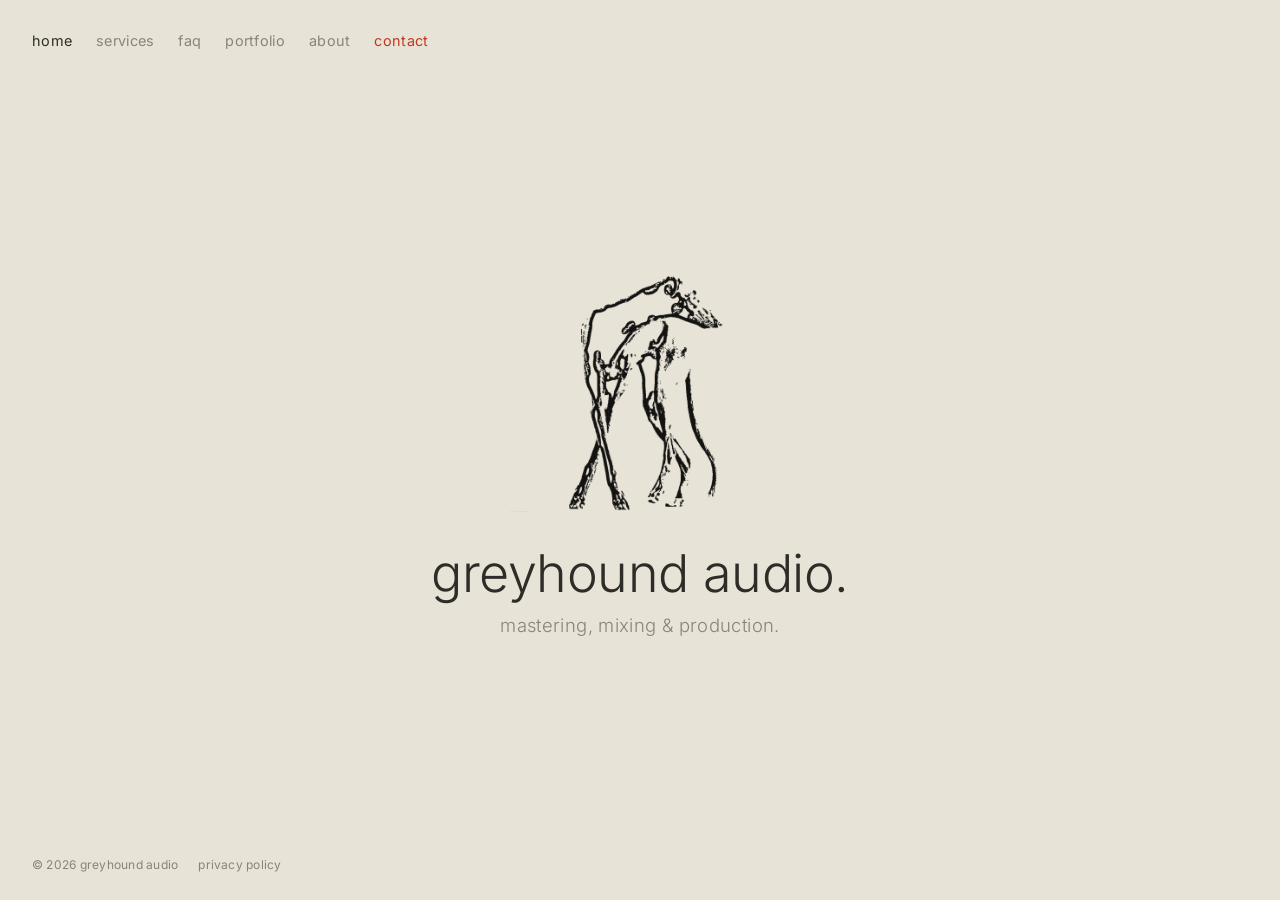
<file: index.html>
<!DOCTYPE html>
<html lang="en">
<head>
<meta charset="UTF-8">
<meta name="viewport" content="width=device-width, initial-scale=1, viewport-fit=cover">
<title>greyhound audio</title>
<meta name="description" content="greyhound audio — mastering, mixing, and production.">
<link rel="canonical" href="https://greyhoundaudio.com/">
<meta property="og:title" content="greyhound audio">
<meta property="og:description" content="mastering, mixing, and production.">
<meta property="og:type" content="website">
<meta property="og:url" content="https://greyhoundaudio.com/">
<meta property="og:image" content="https://greyhoundaudio.com/images/og-image.png">
<meta property="og:image:width" content="1200">
<meta property="og:image:height" content="630">
<meta name="twitter:card" content="summary_large_image">
<script type="application/ld+json">
{
  "@context": "https://schema.org",
  "@type": "ProfessionalService",
  "name": "greyhound audio",
  "url": "https://greyhoundaudio.com/",
  "logo": "https://greyhoundaudio.com/images/greyhound-mark.png",
  "image": "https://greyhoundaudio.com/images/og-image.png",
  "description": "Mastering, mixing, and production services.",
  "email": "connor@greyhoundaudio.com",
  "areaServed": "GB",
  "sameAs": [
    "https://instagram.com/greyhound.audio"
  ]
}
</script>
<link rel="stylesheet" href="style.css">
<link rel="icon" type="image/x-icon" href="/favicon.ico">
<link rel="icon" type="image/png" sizes="32x32" href="/images/favicon-32.png">
<link rel="icon" type="image/png" sizes="48x48" href="/images/favicon-48.png">
<link rel="icon" type="image/png" sizes="192x192" href="/images/favicon-192.png">
<link rel="apple-touch-icon" sizes="180x180" href="/images/apple-touch-icon.png">
</head>
<body class="home">

  <nav class="nav">
    <a href="index.html" class="is-active">home</a>
    <a href="services.html">services</a>
    <a href="faq.html">faq</a>
    <a href="portfolio.html">portfolio</a>
    <a href="about.html">about</a>
    <a href="contact.html" class="contact-link">contact</a>
  </nav>

  <main class="wrap">
    <a href="secret.html" class="logo-link" aria-label="greyhound audio">
      <picture>
        <source srcset="images/greyhound-mark.webp" type="image/webp">
        <img class="logo" src="images/greyhound-mark.png" alt="greyhound audio logo — a line drawing of a greyhound">
      </picture>
    </a>
    <h1 class="mark" data-hoverable>greyhound audio.</h1>
    <p class="status" data-hoverable>mastering, mixing &amp; production.</p>
  </main>

  <footer class="site-footer">
    <span>&copy; 2026 greyhound audio</span>
    <a href="privacy.html">privacy policy</a>
  </footer>

  <!-- custom cursor (desktop / fine-pointer only, see CSS) -->
  <div class="cursor" id="cursor" aria-hidden="true">
    <svg viewBox="0 0 40 40" width="40" height="40">
      <circle cx="20" cy="20" r="9" class="cursor-ring"/>
    </svg>
  </div>

  <script src="script.js"></script>
</body>
</html>
</file>
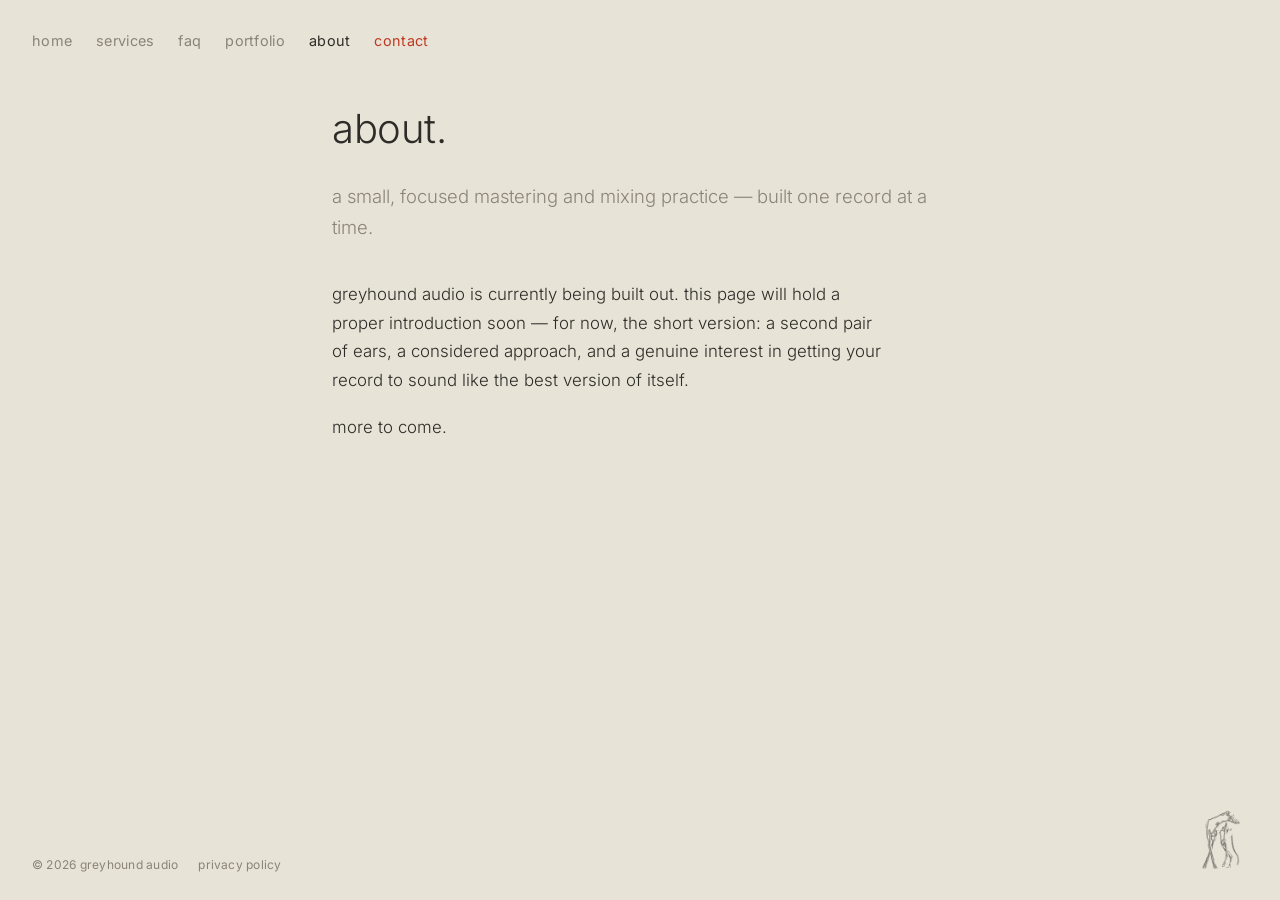
<file: about.html>
<!DOCTYPE html>
<html lang="en">
<head>
<meta charset="UTF-8">
<meta name="viewport" content="width=device-width, initial-scale=1, viewport-fit=cover">
<title>about — greyhound audio</title>
<meta name="description" content="about greyhound audio — a small, focused mastering and mixing practice.">
<link rel="canonical" href="https://greyhoundaudio.com/about.html">
<meta property="og:title" content="about — greyhound audio">
<meta property="og:description" content="a small, focused mastering and mixing practice, built one record at a time.">
<meta property="og:type" content="website">
<meta property="og:url" content="https://greyhoundaudio.com/about.html">
<meta property="og:image" content="https://greyhoundaudio.com/images/og-image.png">
<meta property="og:image:width" content="1200">
<meta property="og:image:height" content="630">
<meta name="twitter:card" content="summary_large_image">
<link rel="stylesheet" href="style.css">
<link rel="icon" type="image/x-icon" href="/favicon.ico">
<link rel="icon" type="image/png" sizes="32x32" href="/images/favicon-32.png">
<link rel="icon" type="image/png" sizes="48x48" href="/images/favicon-48.png">
<link rel="icon" type="image/png" sizes="192x192" href="/images/favicon-192.png">
<link rel="apple-touch-icon" sizes="180x180" href="/images/apple-touch-icon.png">
</head>
<body class="page">

  <nav class="nav">
    <a href="index.html">home</a>
    <a href="services.html">services</a>
    <a href="faq.html">faq</a>
    <a href="portfolio.html">portfolio</a>
    <a href="about.html" class="is-active">about</a>
    <a href="contact.html" class="contact-link">contact</a>
  </nav>

  <main class="page-content">
    <h1 class="page-title">about.</h1>
    <p class="lede">a small, focused mastering and mixing practice — built one record at a time.</p>

    <p>greyhound audio is currently being built out. this page will hold a proper introduction soon — for now, the short version: a second pair of ears, a considered approach, and a genuine interest in getting your record to sound like the best version of itself.</p>

    <p>more to come.</p>
  </main>

  <picture>
    <source srcset="images/greyhound-mark.webp" type="image/webp">
    <img class="corner-logo" src="images/greyhound-mark.png" alt="" loading="lazy">
  </picture>

  <footer class="site-footer">
    <span>&copy; 2026 greyhound audio</span>
    <a href="privacy.html">privacy policy</a>
  </footer>

  <!-- custom cursor (desktop / fine-pointer only, see CSS) -->
  <div class="cursor" id="cursor" aria-hidden="true">
    <svg viewBox="0 0 40 40" width="40" height="40">
      <circle cx="20" cy="20" r="9" class="cursor-ring"/>
    </svg>
  </div>

  <script src="script.js"></script>
</body>
</html>
</file>
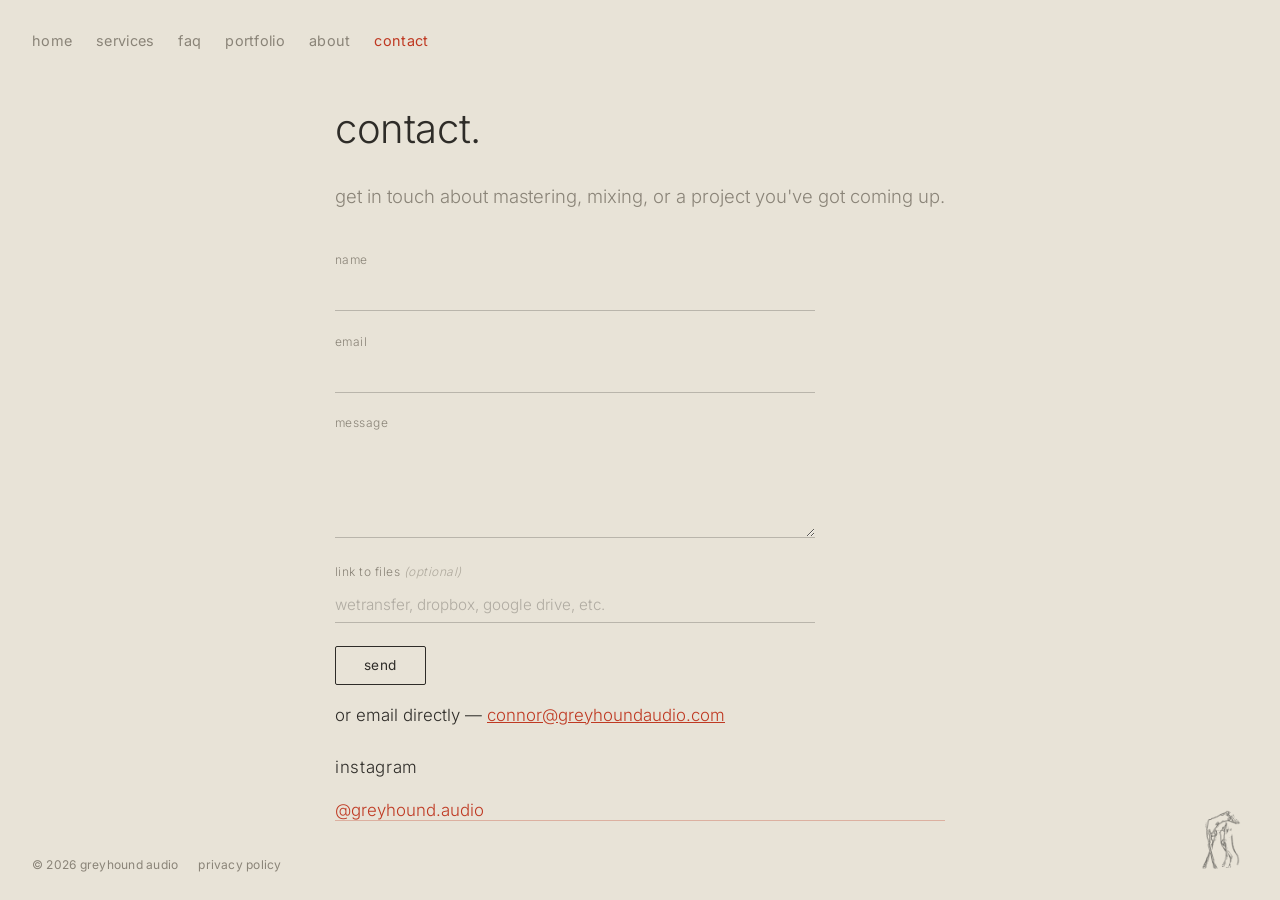
<file: contact.html>
<!DOCTYPE html>
<html lang="en">
<head>
<meta charset="UTF-8">
<meta name="viewport" content="width=device-width, initial-scale=1, viewport-fit=cover">
<title>contact — greyhound audio</title>
<meta name="description" content="get in touch with greyhound audio about mastering, mixing, or production.">
<link rel="canonical" href="https://greyhoundaudio.com/contact.html">
<meta property="og:title" content="contact — greyhound audio">
<meta property="og:description" content="get in touch about mastering, mixing, or a project you've got coming up.">
<meta property="og:type" content="website">
<meta property="og:url" content="https://greyhoundaudio.com/contact.html">
<meta property="og:image" content="https://greyhoundaudio.com/images/og-image.png">
<meta property="og:image:width" content="1200">
<meta property="og:image:height" content="630">
<meta name="twitter:card" content="summary_large_image">
<link rel="stylesheet" href="style.css">
<link rel="icon" type="image/x-icon" href="/favicon.ico">
<link rel="icon" type="image/png" sizes="32x32" href="/images/favicon-32.png">
<link rel="icon" type="image/png" sizes="48x48" href="/images/favicon-48.png">
<link rel="icon" type="image/png" sizes="192x192" href="/images/favicon-192.png">
<link rel="apple-touch-icon" sizes="180x180" href="/images/apple-touch-icon.png">
</head>
<body class="page">

  <nav class="nav">
    <a href="index.html">home</a>
    <a href="services.html">services</a>
    <a href="faq.html">faq</a>
    <a href="portfolio.html">portfolio</a>
    <a href="about.html">about</a>
    <a href="contact.html" class="is-active contact-link">contact</a>
  </nav>

  <main class="page-content">
    <h1 class="page-title">contact.</h1>
    <p class="lede">get in touch about mastering, mixing, or a project you've got coming up.</p>

    <!--
      FORM SETUP — read before going live:
      1. Go to formspree.io and create a free account
      2. Create a new form, and copy the unique endpoint it gives you
         (looks like https://formspree.io/f/xxxxxxxx)
      3. Replace YOUR_FORM_ID below with that ID
      4. In Formspree's dashboard, set the form's target email to
         connor@greyhoundaudio.com
      Free tier covers 50 submissions/month.
    -->
    <form class="contact-form" action="https://formspree.io/f/YOUR_FORM_ID" method="POST">
      <div class="form-field">
        <label for="name">name</label>
        <input type="text" id="name" name="name" required>
      </div>

      <div class="form-field">
        <label for="email">email</label>
        <input type="email" id="email" name="email" required>
      </div>

      <div class="form-field">
        <label for="message">message</label>
        <textarea id="message" name="message" required></textarea>
      </div>

      <div class="form-field">
        <label for="link">link to files <span class="optional-tag">(optional)</span></label>
        <input type="url" id="link" name="link" placeholder="wetransfer, dropbox, google drive, etc.">
      </div>

      <!-- honeypot field for basic spam filtering — hidden from real
           users via CSS, but bots that auto-fill every field will
           trip it, and Formspree silently discards submissions where
           it's filled in -->
      <input type="text" name="_gotcha" style="display:none">

      <button type="submit" class="form-submit">send</button>
    </form>

    <p class="form-note">or email directly —
      <a href="mailto:connor@greyhoundaudio.com" style="color: var(--accent);">connor@greyhoundaudio.com</a>
    </p>

    <div class="contact-block">
      <p class="contact-label">instagram</p>
      <div class="contact-row">
        <a href="https://instagram.com/greyhound.audio" target="_blank" rel="noopener">@greyhound.audio</a>
      </div>
    </div>
  </main>

  <picture>
    <source srcset="images/greyhound-mark.webp" type="image/webp">
    <img class="corner-logo" src="images/greyhound-mark.png" alt="" loading="lazy">
  </picture>

  <footer class="site-footer">
    <span>&copy; 2026 greyhound audio</span>
    <a href="privacy.html">privacy policy</a>
  </footer>

  <!-- custom cursor (desktop / fine-pointer only, see CSS) -->
  <div class="cursor" id="cursor" aria-hidden="true">
    <svg viewBox="0 0 40 40" width="40" height="40">
      <circle cx="20" cy="20" r="9" class="cursor-ring"/>
    </svg>
  </div>

  <script src="script.js"></script>
</body>
</html>
</file>
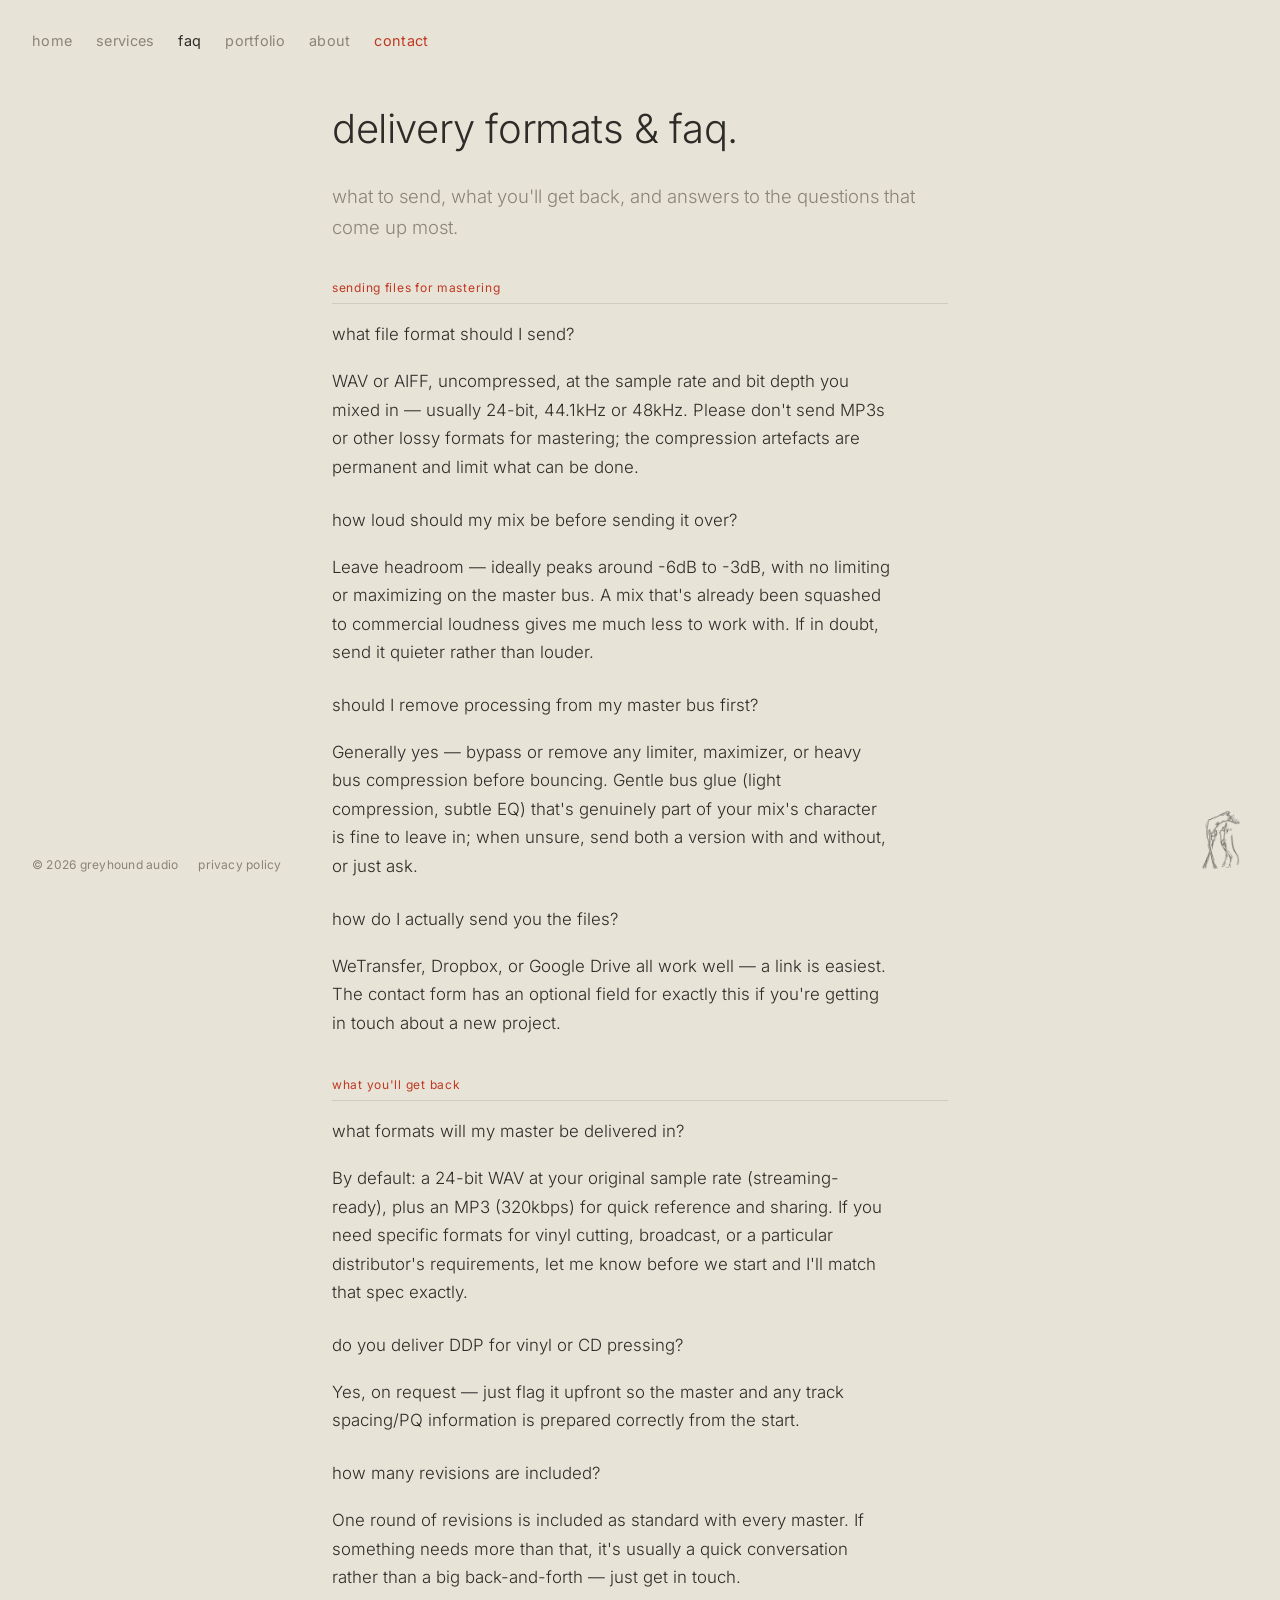
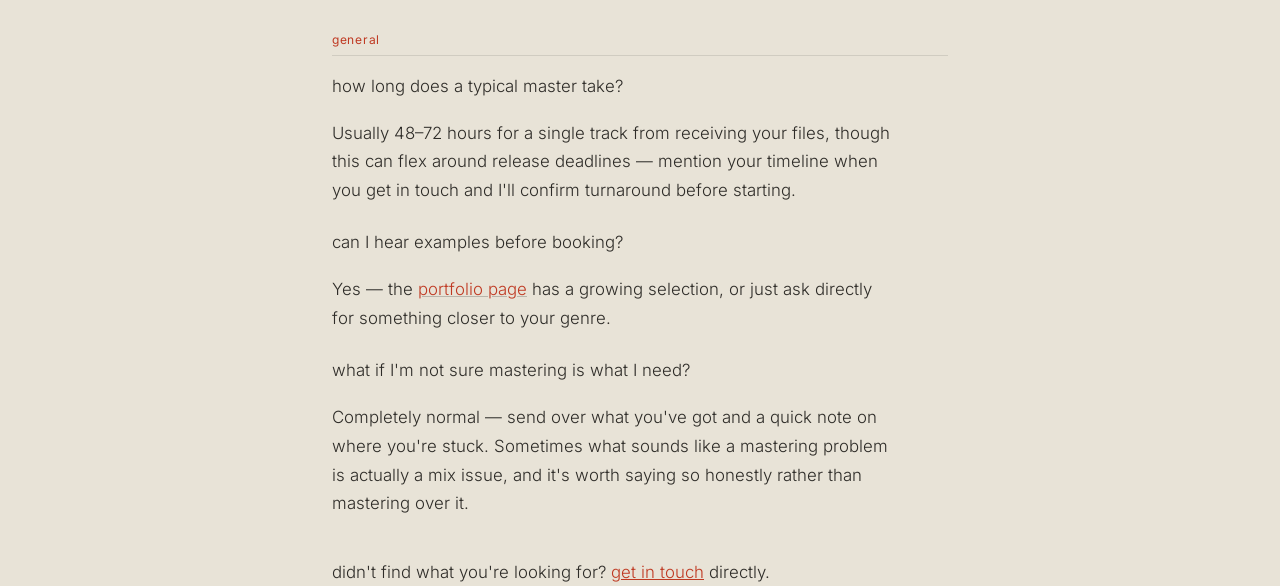
<file: faq.html>
<!DOCTYPE html>
<html lang="en">
<head>
<meta charset="UTF-8">
<meta name="viewport" content="width=device-width, initial-scale=1, viewport-fit=cover">
<title>delivery formats &amp; faq — greyhound audio</title>
<meta name="description" content="file delivery formats and frequently asked questions for mastering with greyhound audio.">
<link rel="canonical" href="https://greyhoundaudio.com/faq.html">
<meta property="og:title" content="delivery formats &amp; faq — greyhound audio">
<meta property="og:description" content="file delivery formats and frequently asked questions for mastering with greyhound audio.">
<meta property="og:type" content="website">
<meta property="og:url" content="https://greyhoundaudio.com/faq.html">
<meta property="og:image" content="https://greyhoundaudio.com/images/og-image.png">
<meta property="og:image:width" content="1200">
<meta property="og:image:height" content="630">
<meta name="twitter:card" content="summary_large_image">
<link rel="stylesheet" href="style.css">
<link rel="icon" type="image/x-icon" href="/favicon.ico">
<link rel="icon" type="image/png" sizes="32x32" href="/images/favicon-32.png">
<link rel="icon" type="image/png" sizes="48x48" href="/images/favicon-48.png">
<link rel="icon" type="image/png" sizes="192x192" href="/images/favicon-192.png">
<link rel="apple-touch-icon" sizes="180x180" href="/images/apple-touch-icon.png">
</head>
<body class="page">

  <nav class="nav">
    <a href="index.html">home</a>
    <a href="services.html">services</a>
    <a href="faq.html" class="is-active">faq</a>
    <a href="portfolio.html">portfolio</a>
    <a href="about.html">about</a>
    <a href="contact.html" class="contact-link">contact</a>
  </nav>

  <main class="page-content">
    <h1 class="page-title">delivery formats &amp; faq.</h1>
    <p class="lede">what to send, what you'll get back, and answers to the questions that come up most.</p>

    <h2 class="faq-section-title">sending files for mastering</h2>

    <div class="faq-item">
      <p class="faq-q">what file format should I send?</p>
      <p class="faq-a">WAV or AIFF, uncompressed, at the sample rate and bit depth you mixed in — usually 24-bit, 44.1kHz or 48kHz. Please don't send MP3s or other lossy formats for mastering; the compression artefacts are permanent and limit what can be done.</p>
    </div>

    <div class="faq-item">
      <p class="faq-q">how loud should my mix be before sending it over?</p>
      <p class="faq-a">Leave headroom — ideally peaks around -6dB to -3dB, with no limiting or maximizing on the master bus. A mix that's already been squashed to commercial loudness gives me much less to work with. If in doubt, send it quieter rather than louder.</p>
    </div>

    <div class="faq-item">
      <p class="faq-q">should I remove processing from my master bus first?</p>
      <p class="faq-a">Generally yes — bypass or remove any limiter, maximizer, or heavy bus compression before bouncing. Gentle bus glue (light compression, subtle EQ) that's genuinely part of your mix's character is fine to leave in; when unsure, send both a version with and without, or just ask.</p>
    </div>

    <div class="faq-item">
      <p class="faq-q">how do I actually send you the files?</p>
      <p class="faq-a">WeTransfer, Dropbox, or Google Drive all work well — a link is easiest. The contact form has an optional field for exactly this if you're getting in touch about a new project.</p>
    </div>

    <h2 class="faq-section-title">what you'll get back</h2>

    <div class="faq-item">
      <p class="faq-q">what formats will my master be delivered in?</p>
      <p class="faq-a">By default: a 24-bit WAV at your original sample rate (streaming-ready), plus an MP3 (320kbps) for quick reference and sharing. If you need specific formats for vinyl cutting, broadcast, or a particular distributor's requirements, let me know before we start and I'll match that spec exactly.</p>
    </div>

    <div class="faq-item">
      <p class="faq-q">do you deliver DDP for vinyl or CD pressing?</p>
      <p class="faq-a">Yes, on request — just flag it upfront so the master and any track spacing/PQ information is prepared correctly from the start.</p>
    </div>

    <div class="faq-item">
      <p class="faq-q">how many revisions are included?</p>
      <p class="faq-a">One round of revisions is included as standard with every master. If something needs more than that, it's usually a quick conversation rather than a big back-and-forth — just get in touch.</p>
    </div>

    <h2 class="faq-section-title">general</h2>

    <div class="faq-item">
      <p class="faq-q">how long does a typical master take?</p>
      <p class="faq-a">Usually 48–72 hours for a single track from receiving your files, though this can flex around release deadlines — mention your timeline when you get in touch and I'll confirm turnaround before starting.</p>
    </div>

    <div class="faq-item">
      <p class="faq-q">can I hear examples before booking?</p>
      <p class="faq-a">Yes — the <a href="portfolio.html" style="color: var(--accent);">portfolio page</a> has a growing selection, or just ask directly for something closer to your genre.</p>
    </div>

    <div class="faq-item">
      <p class="faq-q">what if I'm not sure mastering is what I need?</p>
      <p class="faq-a">Completely normal — send over what you've got and a quick note on where you're stuck. Sometimes what sounds like a mastering problem is actually a mix issue, and it's worth saying so honestly rather than mastering over it.</p>
    </div>

    <p style="margin-top: 2.5rem;">didn't find what you're looking for? <a href="contact.html" style="color: var(--accent);">get in touch</a> directly.</p>
  </main>

  <picture>
    <source srcset="images/greyhound-mark.webp" type="image/webp">
    <img class="corner-logo" src="images/greyhound-mark.png" alt="" loading="lazy">
  </picture>

  <footer class="site-footer">
    <span>&copy; 2026 greyhound audio</span>
    <a href="privacy.html">privacy policy</a>
  </footer>

  <!-- custom cursor (desktop / fine-pointer only, see CSS) -->
  <div class="cursor" id="cursor" aria-hidden="true">
    <svg viewBox="0 0 40 40" width="40" height="40">
      <circle cx="20" cy="20" r="9" class="cursor-ring"/>
    </svg>
  </div>

  <script src="script.js"></script>
</body>
</html>
</file>
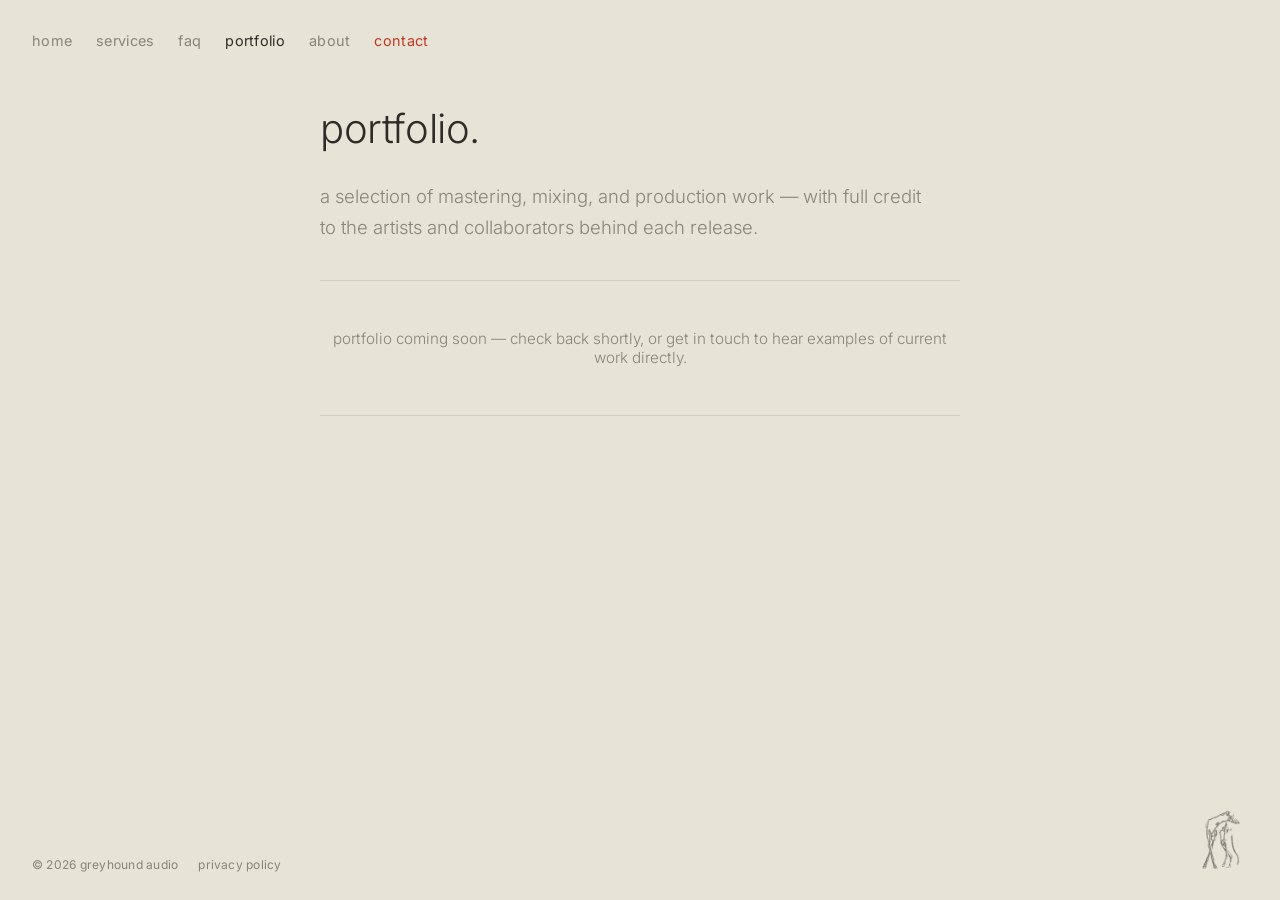
<file: portfolio.html>
<!DOCTYPE html>
<html lang="en">
<head>
<meta charset="UTF-8">
<meta name="viewport" content="width=device-width, initial-scale=1, viewport-fit=cover">
<title>portfolio — greyhound audio</title>
<meta name="description" content="hear work mastered, mixed, and produced by greyhound audio.">
<link rel="canonical" href="https://greyhoundaudio.com/portfolio.html">
<meta property="og:title" content="portfolio — greyhound audio">
<meta property="og:description" content="hear work mastered, mixed, and produced by greyhound audio.">
<meta property="og:type" content="website">
<meta property="og:url" content="https://greyhoundaudio.com/portfolio.html">
<meta property="og:image" content="https://greyhoundaudio.com/images/og-image.png">
<meta property="og:image:width" content="1200">
<meta property="og:image:height" content="630">
<meta name="twitter:card" content="summary_large_image">
<link rel="stylesheet" href="style.css">
<link rel="icon" type="image/x-icon" href="/favicon.ico">
<link rel="icon" type="image/png" sizes="32x32" href="/images/favicon-32.png">
<link rel="icon" type="image/png" sizes="48x48" href="/images/favicon-48.png">
<link rel="icon" type="image/png" sizes="192x192" href="/images/favicon-192.png">
<link rel="apple-touch-icon" sizes="180x180" href="/images/apple-touch-icon.png">
</head>
<body class="page">

  <nav class="nav">
    <a href="index.html">home</a>
    <a href="services.html">services</a>
    <a href="faq.html">faq</a>
    <a href="portfolio.html" class="is-active">portfolio</a>
    <a href="about.html">about</a>
    <a href="contact.html" class="contact-link">contact</a>
  </nav>

  <main class="page-content">
    <h1 class="page-title">portfolio.</h1>
    <p class="lede">a selection of mastering, mixing, and production work — with full credit to the artists and collaborators behind each release.</p>

    <!--
      PORTFOLIO SETUP:
      Each entry below is one track. To add a new one:

      1. Upload / find the track on SoundCloud (yours or the artist's,
         whichever holds the canonical release)
      2. On the SoundCloud track page, click Share → Embed
      3. Copy the src="..." URL from their embed code
      4. Duplicate one .portfolio-entry block below and paste that URL
         into the iframe's src attribute
      5. Update title, artist, your role, and year for that entry

      Remove the .portfolio-empty block below once you have at least
      one real entry.
    -->

    <div class="portfolio-list">

      <!-- EXAMPLE ENTRY — duplicate this block per track, then delete
           this comment and the placeholder empty-state div below -->
      <!--
      <div class="portfolio-entry">
        <div class="portfolio-header">
          <span class="portfolio-title">track name</span>
          <span class="portfolio-credit">mastered by greyhound audio</span>
        </div>
        <p class="portfolio-meta">artist name — 2026</p>
        <div class="portfolio-embed">
          <iframe width="100%" height="166" scrolling="no" frameborder="no" allow="autoplay"
            src="https://w.soundcloud.com/player/?url=https%3A//api.soundcloud.com/tracks/YOUR_TRACK_ID&color=%23bf3922&auto_play=false&hide_related=true&show_comments=false&show_user=true&show_reposts=false&show_teaser=false">
          </iframe>
        </div>
      </div>
      -->

      <div class="portfolio-empty">
        portfolio coming soon — check back shortly, or get in touch to hear examples of current work directly.
      </div>

    </div>
  </main>

  <picture>
    <source srcset="images/greyhound-mark.webp" type="image/webp">
    <img class="corner-logo" src="images/greyhound-mark.png" alt="" loading="lazy">
  </picture>

  <footer class="site-footer">
    <span>&copy; 2026 greyhound audio</span>
    <a href="privacy.html">privacy policy</a>
  </footer>

  <!-- custom cursor (desktop / fine-pointer only, see CSS) -->
  <div class="cursor" id="cursor" aria-hidden="true">
    <svg viewBox="0 0 40 40" width="40" height="40">
      <circle cx="20" cy="20" r="9" class="cursor-ring"/>
    </svg>
  </div>

  <script src="script.js"></script>
</body>
</html>
</file>
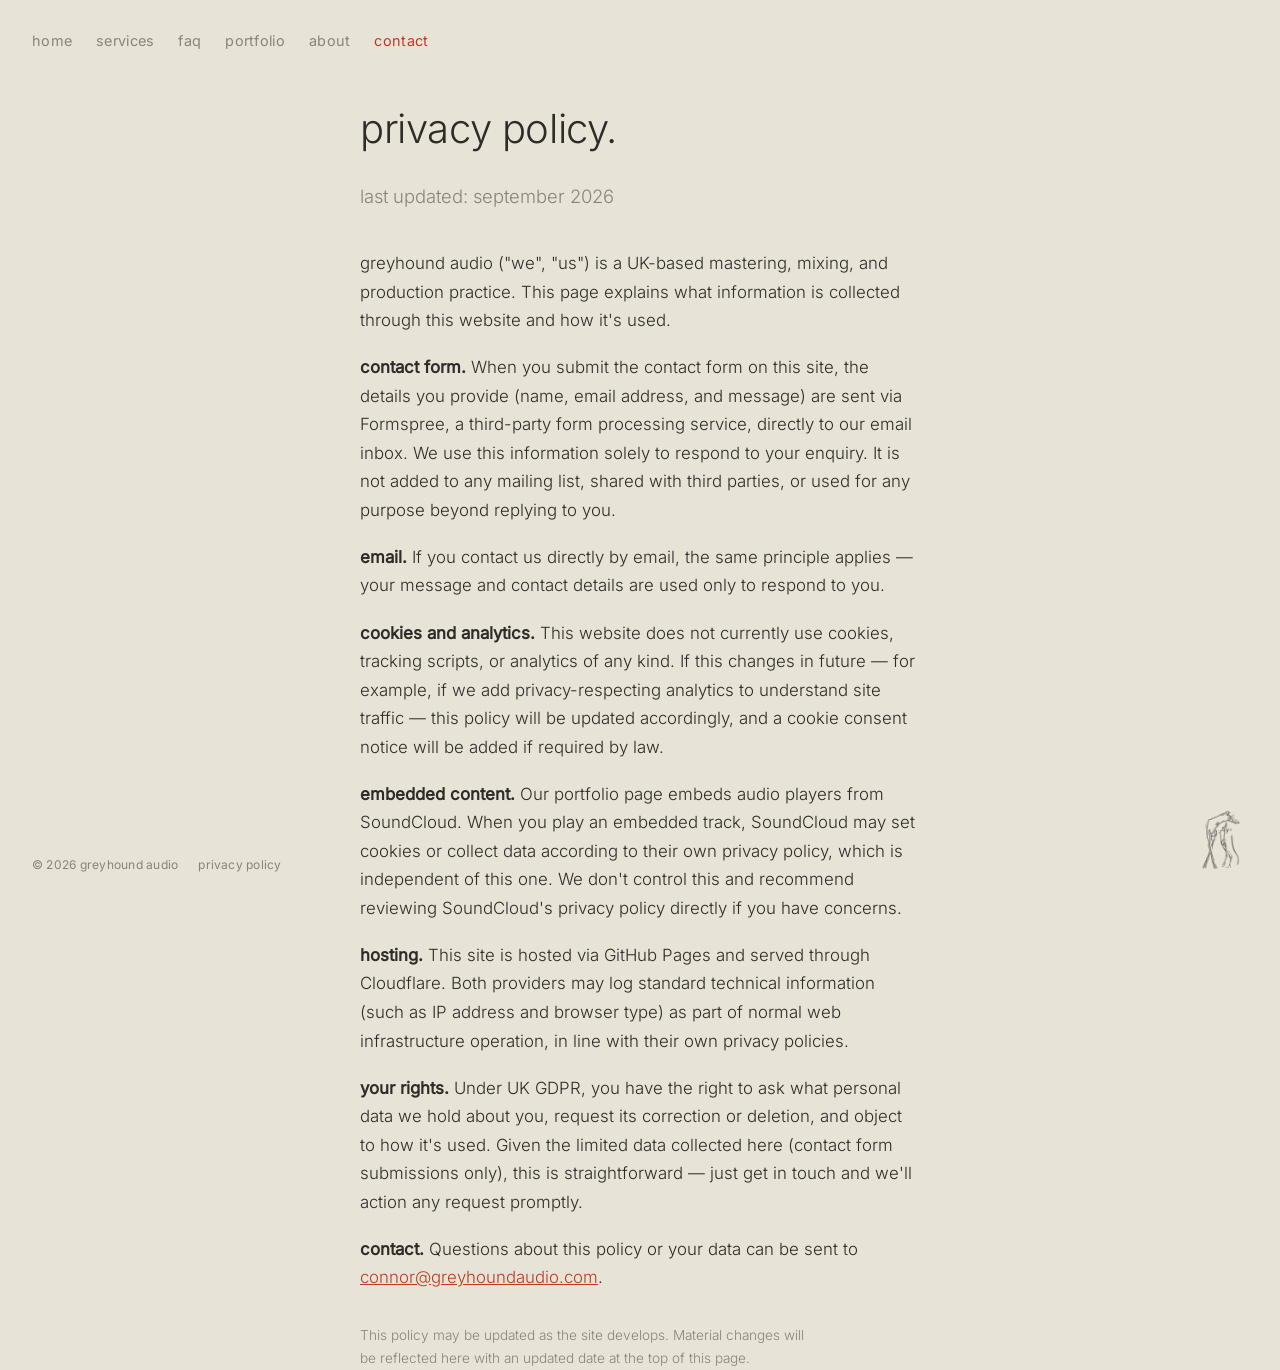
<file: privacy.html>
<!DOCTYPE html>
<html lang="en">
<head>
<meta charset="UTF-8">
<meta name="viewport" content="width=device-width, initial-scale=1, viewport-fit=cover">
<title>privacy policy — greyhound audio</title>
<meta name="description" content="privacy policy for greyhound audio.">
<link rel="canonical" href="https://greyhoundaudio.com/privacy.html">
<link rel="stylesheet" href="style.css">
<link rel="icon" type="image/x-icon" href="/favicon.ico">
<link rel="icon" type="image/png" sizes="32x32" href="/images/favicon-32.png">
<link rel="icon" type="image/png" sizes="48x48" href="/images/favicon-48.png">
<link rel="icon" type="image/png" sizes="192x192" href="/images/favicon-192.png">
<link rel="apple-touch-icon" sizes="180x180" href="/images/apple-touch-icon.png">
</head>
<body class="page">

  <nav class="nav">
    <a href="index.html">home</a>
    <a href="services.html">services</a>
    <a href="faq.html">faq</a>
    <a href="portfolio.html">portfolio</a>
    <a href="about.html">about</a>
    <a href="contact.html" class="contact-link">contact</a>
  </nav>

  <main class="page-content">
    <h1 class="page-title">privacy policy.</h1>
    <p class="lede">last updated: september 2026</p>

    <p>greyhound audio ("we", "us") is a UK-based mastering, mixing, and production practice. This page explains what information is collected through this website and how it's used.</p>

    <p><strong>contact form.</strong> When you submit the contact form on this site, the details you provide (name, email address, and message) are sent via Formspree, a third-party form processing service, directly to our email inbox. We use this information solely to respond to your enquiry. It is not added to any mailing list, shared with third parties, or used for any purpose beyond replying to you.</p>

    <p><strong>email.</strong> If you contact us directly by email, the same principle applies — your message and contact details are used only to respond to you.</p>

    <p><strong>cookies and analytics.</strong> This website does not currently use cookies, tracking scripts, or analytics of any kind. If this changes in future — for example, if we add privacy-respecting analytics to understand site traffic — this policy will be updated accordingly, and a cookie consent notice will be added if required by law.</p>

    <p><strong>embedded content.</strong> Our portfolio page embeds audio players from SoundCloud. When you play an embedded track, SoundCloud may set cookies or collect data according to their own privacy policy, which is independent of this one. We don't control this and recommend reviewing SoundCloud's privacy policy directly if you have concerns.</p>

    <p><strong>hosting.</strong> This site is hosted via GitHub Pages and served through Cloudflare. Both providers may log standard technical information (such as IP address and browser type) as part of normal web infrastructure operation, in line with their own privacy policies.</p>

    <p><strong>your rights.</strong> Under UK GDPR, you have the right to ask what personal data we hold about you, request its correction or deletion, and object to how it's used. Given the limited data collected here (contact form submissions only), this is straightforward — just get in touch and we'll action any request promptly.</p>

    <p><strong>contact.</strong> Questions about this policy or your data can be sent to <a href="mailto:connor@greyhoundaudio.com" style="color: var(--accent);">connor@greyhoundaudio.com</a>.</p>

    <p style="margin-top: 2rem; font-size: 0.85rem; color: var(--ink-soft);">This policy may be updated as the site develops. Material changes will be reflected here with an updated date at the top of this page.</p>
  </main>

  <picture>
    <source srcset="images/greyhound-mark.webp" type="image/webp">
    <img class="corner-logo" src="images/greyhound-mark.png" alt="" loading="lazy">
  </picture>

  <footer class="site-footer">
    <span>&copy; 2026 greyhound audio</span>
    <a href="privacy.html" class="is-active">privacy policy</a>
  </footer>

  <!-- custom cursor (desktop / fine-pointer only, see CSS) -->
  <div class="cursor" id="cursor" aria-hidden="true">
    <svg viewBox="0 0 40 40" width="40" height="40">
      <circle cx="20" cy="20" r="9" class="cursor-ring"/>
    </svg>
  </div>

  <script src="script.js"></script>
</body>
</html>
</file>
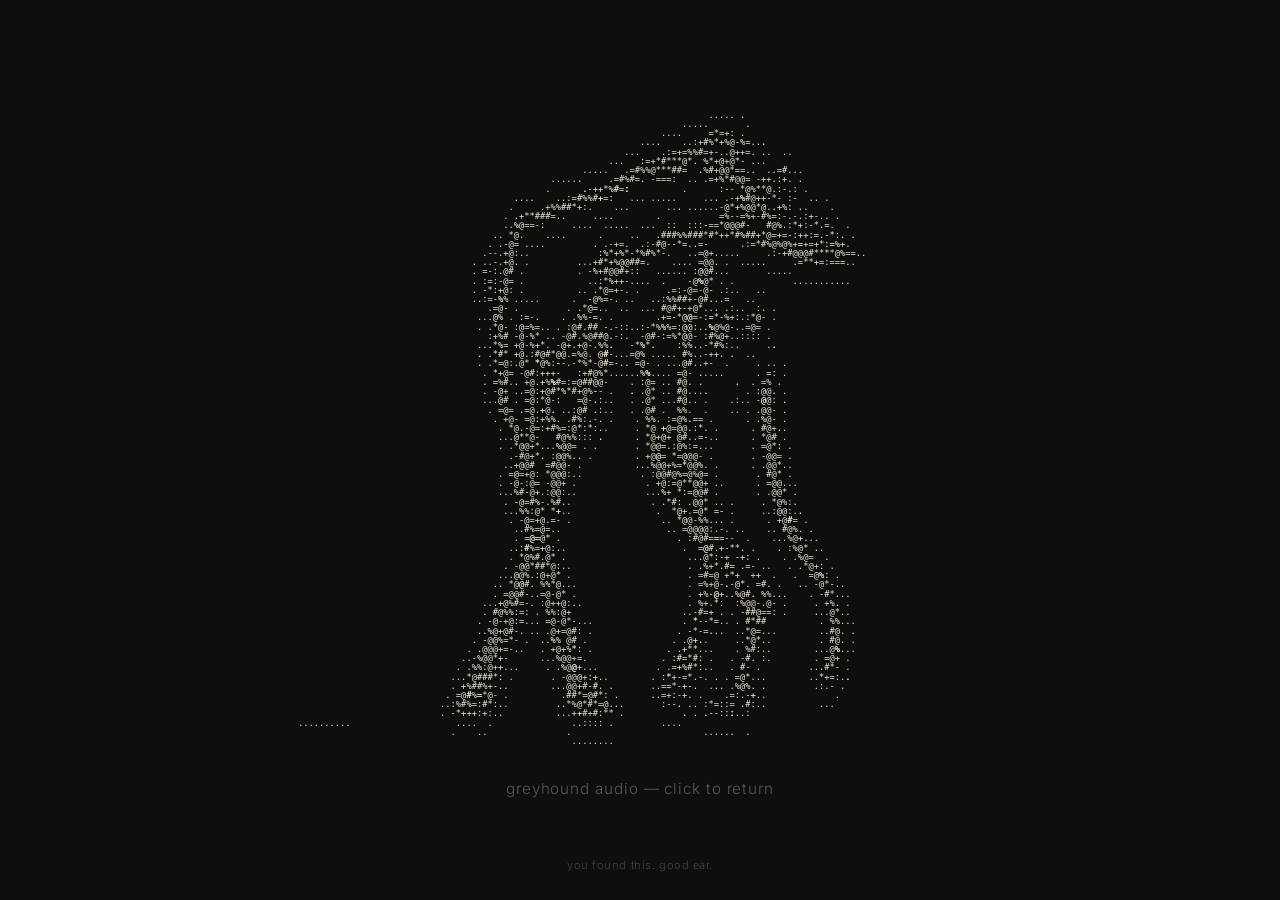
<file: secret.html>
<!DOCTYPE html>
<html lang="en">
<head>
<meta charset="UTF-8">
<meta name="viewport" content="width=device-width, initial-scale=1, viewport-fit=cover">
<title>greyhound audio</title>
<meta name="robots" content="noindex, nofollow">
<link rel="icon" type="image/x-icon" href="/favicon.ico">
<style>
  @font-face {
    font-family: 'Inter';
    font-weight: 300;
    src: url('fonts/inter-latin-300-normal.woff2') format('woff2');
  }

  * { margin: 0; padding: 0; box-sizing: border-box; }

  html, body {
    height: 100%;
    background: #0E0E0C;
    overflow: hidden;
  }

  body {
    display: flex;
    align-items: center;
    justify-content: center;
    cursor: pointer;
  }

  .stage {
    display: flex;
    flex-direction: column;
    align-items: center;
    gap: 1.5rem;
  }

  canvas#ascii {
    display: block;
  }

  .caption {
    font-family: 'Inter', sans-serif;
    font-weight: 300;
    font-size: clamp(0.75rem, 1.6vw, 0.95rem);
    letter-spacing: 0.06em;
    text-transform: lowercase;
    color: rgba(232, 227, 215, 0.35);
    opacity: 0;
    transition: opacity 1s ease;
  }

  .caption.visible {
    opacity: 1;
  }

  .hint {
    position: fixed;
    bottom: 1.75rem;
    left: 50%;
    transform: translateX(-50%);
    font-family: 'Inter', sans-serif;
    font-weight: 300;
    font-size: 0.7rem;
    letter-spacing: 0.05em;
    text-transform: lowercase;
    color: rgba(232, 227, 215, 0.25);
    opacity: 0;
    transition: opacity 1s ease;
  }

  .hint.visible {
    opacity: 1;
  }
</style>
</head>
<body onclick="window.location.href='index.html'">

  <div class="stage">
    <canvas id="ascii"></canvas>
    <p class="caption" id="caption">greyhound audio — click to return</p>
  </div>

  <p class="hint" id="hint">you found this. good ear.</p>

  <script>
    const lines = ["                                                                                                                                  ", "                                                                              ..... .                                             ", "                                                                         .....       .                                            ", "                                                                     ....     =*=+: .                                             ", "                                                                 ....    ..:+#%*+%@-%=...                                         ", "                                                              ...    .:=+=%%#=+-..@++=. ..  ..                                    ", "                                                           ...   :=+*#***@*. %*+@+@*- ...                                         ", "                                                      .....   .=#%%@***##=  .%#+@@*==..  ..=#...                                  ", "                                                ......     .=#%#=. -===:  .. .=+%*#@@= -++.:+. .                                  ", "                                               .      .-++*%#=:          .      :-- *@%**@.:-.: .                                 ", "                                         ....    ..:=#%%#+=:   ... .....     ... .-+%#@++-*- :-  .. .                             ", "                                        .     .+%%##*+:.    ...       ... ......-@*+%@@*@..+%: ..    .                            ", "                                       . .+**###=..     ....        .           =%--=%+-#%=:-.-.:+-.. .                           ", "                                       ..%@==-:     ....  .....  ...  ::  :::-==*@@@#-   #@%.:*+:-*.=.  .                         ", "                                     .. *@.    ....      .     ..   .###%%###*#*++*#%##+*@=+=-:++:=.-*:. .                        ", "                                    . .-@= ....         . .-+=.  .:-#@--*=..=-      .:=*#%@%@%+=+=+*:=%+.                         ", "                                   .--.+@:..             :%*+%*-*%#%*-.   ..=@+.....     .:-+#@@@#****@%==..                      ", "                                 . ..-.+@. .         ...+#*+%@@##=.    .... =@@. .  .....     .=**+=:===..                        ", "                                 . =-:.@# .          . -%+#@@#+::   ...... :@@#...       .....                                    ", "                                 . :=:-@= .            ..:*%++-....  .    -@%@* . .           ...........                         ", "                                 . -*:+@: .          .. .*@=+-. .     .=:-@=-@- .:..   ..                                         ", "                                 ..:=-%% .....      .  -@%=-. ..   ..:%%##+-@#...=   ..                                           ", "                                    .=@- .         . .*@=..  ..  ... #@#+-+@*... .:..  :. .                                       ", "                                  ...@% . :=-.    . .%%-=. .        .+=-*@@=-:=*-%+:.:*@- .                                       ", "                                  . .*@- :@=%=.. . :@#.## -.-::..:-*%%%=:@@:..%@%@-..=@= .                                        ", "                                    :+%# -@-%* .. -@#.%@##@.-:.  -@#-:=%*@@- :#%@+..:::: .                                        ", "                                  ...*%= +@-%+*. -@+.+@-.%%.   -*%*.    :%%..-*#%:..     ..                                       ", "                                  . .*#* +@.:#@#*@@.=%@. @#-...=@% ..... #%..-++. .  ..                                           ", "                                  . .*=@:.@* *@%:--.-*%*-@#=-.. =@- . ...@#..+-  .     . .. .                                     ", "                                   . *+@= -@#:+++-   :+#@%*......%%.... =@- .....      . =: .                                     ", "                                   . =%#.. +@.+%%#=:=@##@@-    . :@= .. #@. .      .  . =% .                                      ", "                                   . -@+ ..=@:+@#*%*#+@%-- .   . .@* .. #@....       . :@@. .                                     ", "                                   ...@# . =@:*@-:   =@-.:..   . .@* ...#@.. .    .:.. -@@: .                                     ", "                                    . =@= .=@.+@. ..:@# .:..   . .@# .  %%.  .    .. . .@@- .                                     ", "                                     . +@- =@:+%%. .#%:.-. .    . %%. :=@%.== .      . .%@- .                                     ", "                                      . *@.-@=:+#%=:@*:*:..     . *@ +@=@@.:*. .      . #@+..                                     ", "                                      ...@**@-   #@%%::: .      . *@+@+ @#..=-..      . *@# .                                     ", "                                      . .*@@+*...%@@= . .       . *@@=.:@%:=...       . =@*: .                                    ", "                                        .-#@+*. :@@%.. .        . +@@= *=@@@- .       . -@@= .                                    ", "                                       ..+@@#  =#@@- .          ...%@@+%=*@@%. .      . .@@*..                                    ", "                                      . =@=+@: *@@@:..           . :@@#@%=@%@= .       . #@* .                                    ", "                                      . -@-:@= -@@+ .             . +@:=@**@@+ ..      . =@@...                                   ", "                                      ...%#-@+.:@@:..             ...%+ *:=@@# .       . .@@* .                                   ", "                                       . -@=#%-.%#..               . .*#: .@@* .. .     . *@%:.                                   ", "                                       ...%%:@* *+..                .  *@+.=@* =- .     ..:@@:..                                  ", "                                        . -@=+@.=- .                 .. *@@-%%... .      . +@#= .                                 ", "                                         ..#%=@=..                    .. =@@@@:.-. ..    .. #@%. .                                ", "                                         . =@=@* .                      . :#@#===--  .    ...%@+...                               ", "                                        ..:#%=+@:..                      .  =@#.+-**. .    . :%@* ..                              ", "                                        . *@%#.@* .                       ...@*:-+ -+: .    . .%@=  .                             ", "                                       . -@@*##*@:..                      . .%+*.#= .=- ..   . .*@+: .                            ", "                                      ...@@%.:@+@* .                      . =#=@ +*+  ++  .   .  =@%: .                           ", "                                     .. *@@#. %%*@...                     . =%+@-.-@*. =#. .   .. -@*-..                          ", "                                     . =@@#-..=@-@* .                     . +%-@+..%@#. %%...    . -#*...                         ", "                                   ...+@%#=-. :@++@:..                    . %+.*:  :%@@-.@- .     . +%. .                         ", "                                   . #@%%:=: . %%:@+                     ..-#=+ . . -##@==: .     ...@*..                         ", "                                  . -@-+@:=... =@-@*-...                 . *--*=.. . #*##          . %%...                        ", "                                  ..%@+@#-. .. .@+=@#: .                . -*-=...  ..*@=...        ..#@. .                        ", "                                 . -@@%=*- .  ..%% @# .                . .@+..     ..*@*..         . #@. .                        ", "                                . .@@@+=-..   . +@+%*: .              . .+**...    . %#:..        ...@%...                        ", "                               ..-%@@*+-      ...%@@+=.              . :#=*#: .   . -#. :.        . =@+ .                         ", "                              . .%%:@++...     . .%@@+...           . .=+%#*:..   . #- .         ...#*- .                         ", "                             ...*@###*: .       . -@@@+:+..        . :*+-=*.-. . . =@*...        ..*+=:..                         ", "                             . +%##%+-..        ...@@+#-#. .       ..==*-+-.  ... .%@%. .         .:.- .                          ", "                            . =@#%=*@- .          .##*=@#*: .      ..=+:-+. .    .=:.-+..             .                           ", "                           ..:%#%=:#*:..         ..*%@*#*=@...       :--. .. :*=::= .#:..          ...                            ", "                           . -*+++:+:..          ...++#+#:** .           . . .--:::..:                                            ", "..........                    ....  .               ..:::: .         ....                                                         ", "                             .    ..               .                         ......  .                                            ", "                                                    ........                                                                      ", "                                                                                                                                  "];

    const canvas = document.getElementById('ascii');
    const ctx = canvas.getContext('2d');
    const prefersReducedMotion = window.matchMedia('(prefers-reduced-motion: reduce)').matches;

    const NUM_ROWS = lines.length;
    const NUM_COLS = Math.max(...lines.map(l => l.length));

    const INK = '232, 227, 215'; // rgb components, used with variable alpha

    let fontSize, charWidth, lineHeight, dpr;

    // Precompute per-character reveal delay (diagonal-ish sweep) once —
    // this replaces thousands of individually animated DOM elements with
    // a single canvas that's redrawn each frame. Same visual effect,
    // vastly cheaper: one draw call touches every character instead of
    // the browser tracking one CSS animation per character.
    const totalChars = NUM_ROWS * NUM_COLS;
    let charIndex = 0;
    const delays = [];
    for (let r = 0; r < NUM_ROWS; r++) {
      delays.push([]);
      for (let c = 0; c < NUM_COLS; c++) {
        delays[r].push((charIndex / totalChars) * 1200); // ms
        charIndex++;
      }
    }

    // A small set of characters get a gentle ambient shimmer once the
    // reveal completes — chosen once, reused every frame, rather than
    // querying/animating DOM nodes.
    let shimmerCells = [];
    function pickShimmerCells() {
      const nonBlank = [];
      for (let r = 0; r < NUM_ROWS; r++) {
        for (let c = 0; c < NUM_COLS; c++) {
          if (lines[r][c] && lines[r][c] !== ' ') nonBlank.push([r, c]);
        }
      }
      const count = Math.floor(nonBlank.length * 0.04);
      const chosen = [];
      for (let i = 0; i < count; i++) {
        const pick = nonBlank[Math.floor(Math.random() * nonBlank.length)];
        chosen.push({ r: pick[0], c: pick[1], phase: Math.random() * Math.PI * 2 });
      }
      return chosen;
    }

    function sizeCanvas() {
      const vw = window.innerWidth;
      const vh = window.innerHeight;

      const reservedForCaption = 130;
      const marginX = vw < 700 ? 24 : 64;
      const marginY = vw < 700 ? 24 : 48;

      const availableWidth = vw - marginX * 2;
      const availableHeight = vh - reservedForCaption - marginY * 2;

      const CHAR_WIDTH_RATIO = 0.6;
      const LINE_HEIGHT_RATIO = 1.05;

      const maxFontByWidth = availableWidth / (NUM_COLS * CHAR_WIDTH_RATIO);
      const maxFontByHeight = availableHeight / (NUM_ROWS * LINE_HEIGHT_RATIO);

      fontSize = Math.max(2, Math.min(maxFontByWidth, maxFontByHeight) * 0.97);
      charWidth = fontSize * CHAR_WIDTH_RATIO;
      lineHeight = fontSize * LINE_HEIGHT_RATIO;

      dpr = Math.min(window.devicePixelRatio || 1, 2); // cap DPR to keep the backing canvas reasonable on very high-density phone screens

      const cssWidth = NUM_COLS * charWidth;
      const cssHeight = NUM_ROWS * lineHeight;

      canvas.style.width = cssWidth + 'px';
      canvas.style.height = cssHeight + 'px';
      canvas.width = cssWidth * dpr;
      canvas.height = cssHeight * dpr;

      ctx.setTransform(dpr, 0, 0, dpr, 0, 0);
      ctx.font = fontSize + 'px SF Mono, Menlo, Consolas, monospace';
      ctx.textBaseline = 'top';
    }

    sizeCanvas();
    window.addEventListener('resize', sizeCanvas);

    const startTime = performance.now();
    const revealDuration = prefersReducedMotion ? 0 : 1200;
    const flickerDuration = 400;
    let revealComplete = prefersReducedMotion;
    let animationFrameId = null;

    // Paint one frame immediately (synchronously), so something is always
    // visible even before the first requestAnimationFrame callback fires
    draw(performance.now());
    animationFrameId = requestAnimationFrame(draw);

    function draw(now) {
      const elapsed = now - startTime;
      ctx.clearRect(0, 0, canvas.width, canvas.height);

      for (let r = 0; r < NUM_ROWS; r++) {
        const line = lines[r];
        for (let c = 0; c < NUM_COLS; c++) {
          const ch = line[c];
          if (!ch || ch === ' ') continue;

          let alpha;
          if (prefersReducedMotion) {
            alpha = 1;
          } else {
            const localElapsed = elapsed - delays[r][c];
            if (localElapsed <= 0) {
              alpha = 0;
            } else if (localElapsed >= flickerDuration) {
              alpha = 1;
            } else {
              // quick flicker curve: dim, brief bright flash, settle to full
              const t = localElapsed / flickerDuration;
              if (t < 0.4) alpha = t * 0.375;
              else if (t < 0.55) alpha = 0.15 + (t - 0.4) * 3;
              else if (t < 0.7) alpha = 0.6 - (t - 0.55) * 2.67;
              else alpha = 0.2 + (t - 0.7) * 2.67;
            }
          }

          ctx.fillStyle = 'rgba(' + INK + ', ' + Math.max(0, Math.min(1, alpha)) + ')';
          ctx.fillText(ch, c * charWidth, r * lineHeight);
        }
      }

      // Ambient shimmer once the reveal has finished
      if (revealComplete || elapsed > revealDuration + flickerDuration) {
        if (!revealComplete) {
          revealComplete = true;
          shimmerCells = prefersReducedMotion ? [] : pickShimmerCells();
          document.getElementById('caption').classList.add('visible');
          document.getElementById('hint').classList.add('visible');
        }
        const t = now / 1000;
        for (const cell of shimmerCells) {
          const ch = lines[cell.r][cell.c];
          const shimmerAlpha = 0.7 + 0.3 * Math.sin(t * 2.4 + cell.phase);
          ctx.fillStyle = 'rgba(' + INK + ', ' + shimmerAlpha + ')';
          ctx.fillText(ch, cell.c * charWidth, cell.r * lineHeight);
        }
      }

      animationFrameId = requestAnimationFrame(draw);
    }

    // Stop the render loop if the tab is hidden, to avoid burning
    // battery/CPU on a page nobody is looking at
    document.addEventListener('visibilitychange', () => {
      if (document.hidden && animationFrameId) {
        cancelAnimationFrame(animationFrameId);
        animationFrameId = null;
      } else if (!document.hidden && !animationFrameId) {
        animationFrameId = requestAnimationFrame(draw);
      }
    });
  </script>

</body>
</html>
</file>
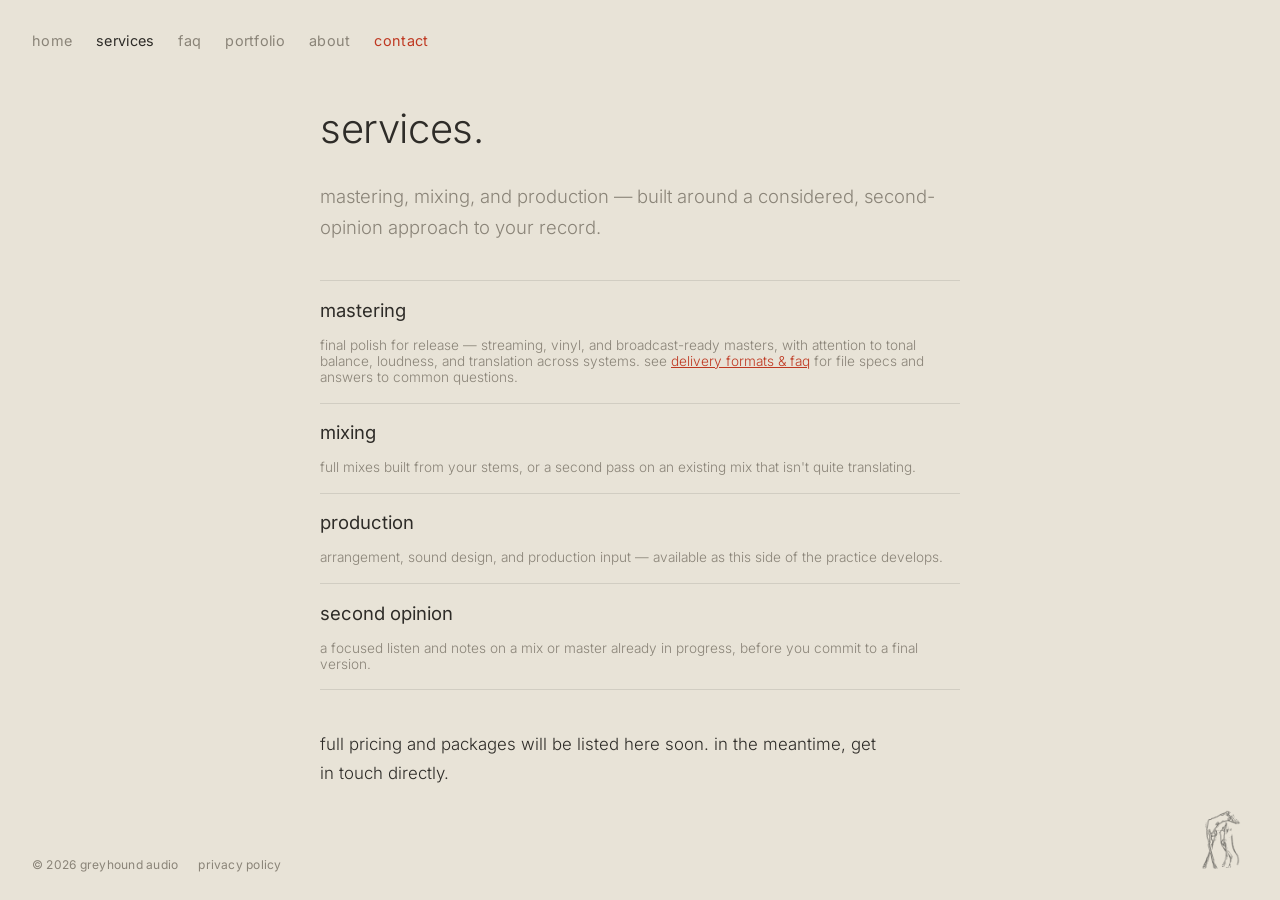
<file: services.html>
<!DOCTYPE html>
<html lang="en">
<head>
<meta charset="UTF-8">
<meta name="viewport" content="width=device-width, initial-scale=1, viewport-fit=cover">
<title>services — greyhound audio</title>
<meta name="description" content="mastering, mixing, and production services from greyhound audio.">
<link rel="canonical" href="https://greyhoundaudio.com/services.html">
<meta property="og:title" content="services — greyhound audio">
<meta property="og:description" content="mastering, mixing, and production services from greyhound audio.">
<meta property="og:type" content="website">
<meta property="og:url" content="https://greyhoundaudio.com/services.html">
<meta property="og:image" content="https://greyhoundaudio.com/images/og-image.png">
<meta property="og:image:width" content="1200">
<meta property="og:image:height" content="630">
<meta name="twitter:card" content="summary_large_image">
<link rel="stylesheet" href="style.css">
<link rel="icon" type="image/x-icon" href="/favicon.ico">
<link rel="icon" type="image/png" sizes="32x32" href="/images/favicon-32.png">
<link rel="icon" type="image/png" sizes="48x48" href="/images/favicon-48.png">
<link rel="icon" type="image/png" sizes="192x192" href="/images/favicon-192.png">
<link rel="apple-touch-icon" sizes="180x180" href="/images/apple-touch-icon.png">
</head>
<body class="page">

  <nav class="nav">
    <a href="index.html">home</a>
    <a href="services.html" class="is-active">services</a>
    <a href="faq.html">faq</a>
    <a href="portfolio.html">portfolio</a>
    <a href="about.html">about</a>
    <a href="contact.html" class="contact-link">contact</a>
  </nav>

  <main class="page-content">
    <h1 class="page-title">services.</h1>
    <p class="lede">mastering, mixing, and production — built around a considered, second-opinion approach to your record.</p>

    <ul class="service-list">
      <li>
        <span class="service-name">mastering</span>
        <span class="service-desc">final polish for release — streaming, vinyl, and broadcast-ready masters, with attention to tonal balance, loudness, and translation across systems. see <a href="faq.html" style="color: var(--accent);">delivery formats &amp; faq</a> for file specs and answers to common questions.</span>
      </li>
      <li>
        <span class="service-name">mixing</span>
        <span class="service-desc">full mixes built from your stems, or a second pass on an existing mix that isn't quite translating.</span>
      </li>
      <li>
        <span class="service-name">production</span>
        <span class="service-desc">arrangement, sound design, and production input — available as this side of the practice develops.</span>
      </li>
      <li>
        <span class="service-name">second opinion</span>
        <span class="service-desc">a focused listen and notes on a mix or master already in progress, before you commit to a final version.</span>
      </li>
    </ul>

    <p style="margin-top: 2.5rem;">full pricing and packages will be listed here soon. in the meantime, get in touch directly.</p>
  </main>

  <picture>
    <source srcset="images/greyhound-mark.webp" type="image/webp">
    <img class="corner-logo" src="images/greyhound-mark.png" alt="" loading="lazy">
  </picture>

  <footer class="site-footer">
    <span>&copy; 2026 greyhound audio</span>
    <a href="privacy.html">privacy policy</a>
  </footer>

  <!-- custom cursor (desktop / fine-pointer only, see CSS) -->
  <div class="cursor" id="cursor" aria-hidden="true">
    <svg viewBox="0 0 40 40" width="40" height="40">
      <circle cx="20" cy="20" r="9" class="cursor-ring"/>
    </svg>
  </div>

  <script src="script.js"></script>
</body>
</html>
</file>
<file: style.css>
@font-face {
  font-family: 'Inter';
  font-weight: 300;
  font-style: normal;
  font-display: swap;
  src: url('fonts/inter-latin-300-normal.woff2') format('woff2');
}

@font-face {
  font-family: 'Inter';
  font-weight: 400;
  font-style: normal;
  font-display: swap;
  src: url('fonts/inter-latin-400-normal.woff2') format('woff2');
}

:root {
  --bg: #E8E3D7;
  --ink: #2E2C28;
  --ink-soft: #8A8478;
  --ring: rgba(46, 44, 40, 0.55);
  --accent: #BF3922;
}

* {
  margin: 0;
  padding: 0;
  box-sizing: border-box;
}

html, body {
  height: 100%;
}

body {
  background: var(--bg);
  color: var(--ink);
  font-family: 'Inter', -apple-system, BlinkMacSystemFont, 'Segoe UI', sans-serif;
  font-weight: 300;
  min-height: 100dvh;
  -webkit-font-smoothing: antialiased;
  text-rendering: optimizeLegibility;
}

/* Homepage only: centred single-screen layout, no scroll */
body.home {
  display: flex;
  align-items: center;
  justify-content: center;
  overflow: hidden;
}

/* Inner pages: normal top-down flow, nav sits above content */
body.page {
  padding: 6.5rem 1.5rem 4rem;
  display: flex;
  justify-content: center;
}

.wrap {
  text-align: center;
  padding: 0 1.5rem;
  animation: rise 0.9s cubic-bezier(0.16, 1, 0.3, 1) both;
}

@keyframes rise {
  from {
    opacity: 0;
    transform: translateY(10px);
  }
  to {
    opacity: 1;
    transform: translateY(0);
  }
}

.logo-link {
  display: block;
  text-decoration: none;
  /* Deliberately no hover state, no cursor change, no visual affordance —
     this is a hidden interaction, not a button. The custom cursor (on
     devices where it's active) already replaces the native pointer
     globally, so there's nothing here to give the game away. */
}

.logo {
  display: block;
  width: clamp(140px, 28vw, 260px);
  height: auto;
  margin: 0 auto 1.25rem;
  opacity: 0.92;
}

.mark {
  font-size: clamp(1.75rem, 6vw, 3.25rem);
  font-weight: 300;
  letter-spacing: -0.01em;
  text-transform: lowercase;
  line-height: 1.15;
}

.status {
  margin-top: 0.6em;
  font-size: clamp(0.9rem, 2.6vw, 1.15rem);
  font-weight: 300;
  letter-spacing: 0.02em;
  text-transform: lowercase;
  color: var(--ink-soft);
}

/* ============ site nav ============ */
.nav {
  position: fixed;
  top: 2rem;
  left: 2rem;
  z-index: 10;
  display: flex;
  flex-wrap: wrap;
}

.nav a {
  font-family: 'Inter', sans-serif;
  font-size: clamp(0.8rem, 1.6vw, 0.9rem);
  font-weight: 400;
  letter-spacing: 0.02em;
  text-transform: lowercase;
  text-decoration: none;
  color: var(--ink-soft);
  transition: color 0.2s ease;
  margin-right: 1.5rem;
}

.nav a:last-child {
  margin-right: 0;
}

.nav a:hover,
.nav a:focus-visible {
  color: var(--ink);
}

.nav a.is-active {
  color: var(--ink);
}

.nav a.contact-link {
  color: var(--accent);
}

.nav a.contact-link:hover,
.nav a.contact-link:focus-visible {
  color: var(--accent);
  opacity: 0.8;
}

/* ============ corner mark — inner pages only ============ */
.corner-logo {
  position: fixed;
  bottom: 1.75rem;
  right: 1.75rem;
  width: 64px;
  height: auto;
  opacity: 0.5;
  pointer-events: none;
  z-index: 5;
}

@media (max-width: 600px) {
  .corner-logo {
    width: 44px;
    bottom: 1.25rem;
    right: 1.25rem;
  }
}

/* ============ inner page content ============ */
.page-content {
  max-width: 640px;
  margin: 0 auto;
  animation: rise 0.7s cubic-bezier(0.16, 1, 0.3, 1) both;
}

.page-title {
  font-size: clamp(1.75rem, 5vw, 2.5rem);
  font-weight: 300;
  letter-spacing: -0.01em;
  text-transform: lowercase;
  margin-bottom: 1.75rem;
}

.page-content p {
  font-size: clamp(0.95rem, 2vw, 1.05rem);
  font-weight: 300;
  line-height: 1.7;
  color: var(--ink);
  margin-bottom: 1.1em;
  max-width: 56ch;
}

.page-content .lede {
  color: var(--ink-soft);
  font-size: clamp(1rem, 2.2vw, 1.15rem);
  margin-bottom: 2em;
}

.service-list {
  list-style: none;
  margin-top: 1.5rem;
  border-top: 1px solid rgba(46, 44, 40, 0.12);
}

.service-list li {
  padding: 1.1rem 0;
  border-bottom: 1px solid rgba(46, 44, 40, 0.12);
  display: flex;
  justify-content: space-between;
  align-items: baseline;
  gap: 1rem;
  flex-wrap: wrap;
}

.service-list .service-name {
  font-size: clamp(1rem, 2.2vw, 1.15rem);
  font-weight: 400;
  text-transform: lowercase;
}

.service-list .service-desc {
  font-size: 0.85rem;
  font-weight: 300;
  color: var(--ink-soft);
  flex-basis: 100%;
}

/* ============ faq page ============ */
.faq-section-title {
  font-size: 0.75rem;
  font-weight: 500;
  text-transform: lowercase;
  letter-spacing: 0.06em;
  color: var(--accent);
  margin-top: 2.5rem;
  margin-bottom: 1rem;
  padding-bottom: 0.5rem;
  border-bottom: 1px solid rgba(46, 44, 40, 0.12);
}

.faq-section-title:first-of-type {
  margin-top: 1.5rem;
}

.faq-item {
  margin-bottom: 1.5rem;
}

.faq-q {
  font-size: clamp(0.95rem, 2.1vw, 1.05rem);
  font-weight: 400;
  color: var(--ink);
  margin-bottom: 0.4rem;
}

.faq-a {
  font-size: 0.85rem;
  font-weight: 300;
  color: var(--ink-soft);
  line-height: 1.65;
  max-width: 58ch;
}

.faq-a a {
  color: inherit;
  text-decoration: underline;
  text-decoration-color: rgba(46, 44, 40, 0.25);
}

.contact-block {
  margin-top: 1.5rem;
}

.contact-block a {
  color: var(--accent);
  text-decoration: none;
  border-bottom: 1px solid rgba(191, 57, 34, 0.3);
  transition: opacity 0.2s ease;
}

.contact-block a:hover,
.contact-block a:focus-visible {
  opacity: 0.75;
}

.contact-row {
  display: flex;
  flex-direction: column;
  gap: 0.6rem;
  font-size: clamp(0.95rem, 2vw, 1.05rem);
  margin-bottom: 0.5rem;
}

.contact-label {
  font-size: 0.75rem;
  text-transform: lowercase;
  letter-spacing: 0.04em;
  color: var(--ink-soft);
  margin-top: 1.5rem;
  margin-bottom: 0.35rem;
}

/* ============ contact form ============ */
.contact-form {
  margin-top: 2.5rem;
  max-width: 480px;
}

.form-field {
  margin-bottom: 1.4rem;
}

.form-field label {
  display: block;
  font-size: 0.75rem;
  text-transform: lowercase;
  letter-spacing: 0.04em;
  color: var(--ink-soft);
  margin-bottom: 0.5rem;
}

.optional-tag {
  opacity: 0.6;
  font-style: italic;
}

.form-field input::placeholder,
.form-field textarea::placeholder {
  color: rgba(46, 44, 40, 0.3);
  font-family: 'Inter', sans-serif;
  font-weight: 300;
}

.form-field input,
.form-field textarea {
  width: 100%;
  background: transparent;
  border: none;
  border-bottom: 1px solid rgba(46, 44, 40, 0.25);
  padding: 0.5rem 0;
  font-family: 'Inter', sans-serif;
  font-size: 0.95rem;
  font-weight: 300;
  color: var(--ink);
  transition: border-color 0.2s ease;
}

.form-field input:focus,
.form-field textarea:focus {
  outline: none;
  border-bottom-color: var(--accent);
}

.form-field textarea {
  resize: vertical;
  min-height: 100px;
  line-height: 1.6;
}

.form-submit {
  background: none;
  border: 1px solid var(--ink);
  color: var(--ink);
  font-family: 'Inter', sans-serif;
  font-size: 0.85rem;
  text-transform: lowercase;
  letter-spacing: 0.03em;
  padding: 0.65rem 1.75rem;
  border-radius: 2px;
  cursor: pointer;
  transition: background 0.2s ease, color 0.2s ease, border-color 0.2s ease;
}

.form-submit:hover,
.form-submit:focus-visible {
  background: var(--accent);
  border-color: var(--accent);
  color: var(--bg);
}

.form-note {
  font-size: 0.8rem;
  color: var(--ink-soft);
  margin-top: 1rem;
}

/* ============ portfolio ============ */
.portfolio-list {
  margin-top: 1.5rem;
}

.portfolio-entry {
  padding: 2rem 0;
  border-bottom: 1px solid rgba(46, 44, 40, 0.12);
}

.portfolio-entry:first-child {
  border-top: 1px solid rgba(46, 44, 40, 0.12);
}

.portfolio-header {
  display: flex;
  justify-content: space-between;
  align-items: baseline;
  flex-wrap: wrap;
  gap: 0.5rem;
  margin-bottom: 0.9rem;
}

.portfolio-title {
  font-size: clamp(1.05rem, 2.4vw, 1.25rem);
  font-weight: 400;
  text-transform: lowercase;
}

.portfolio-credit {
  font-size: 0.75rem;
  text-transform: lowercase;
  letter-spacing: 0.03em;
  color: var(--accent);
}

.portfolio-meta {
  font-size: 0.85rem;
  color: var(--ink-soft);
  margin-bottom: 1rem;
}

.portfolio-embed {
  width: 100%;
  border-radius: 3px;
  overflow: hidden;
}

.portfolio-embed iframe {
  display: block;
  width: 100%;
  border: none;
}

.portfolio-empty {
  padding: 3rem 0;
  text-align: center;
  color: var(--ink-soft);
  font-size: 0.95rem;
  border-top: 1px solid rgba(46, 44, 40, 0.12);
  border-bottom: 1px solid rgba(46, 44, 40, 0.12);
}

/* ============ site footer ============ */
/* Fixed to the bottom on every page, consistent regardless of whether
   the page itself scrolls (homepage is a fixed single screen; inner
   pages flow normally) — this keeps the footer always in the same
   visual place rather than jumping between "end of content" and
   "bottom of viewport" depending on the page. */
.site-footer {
  position: fixed;
  bottom: 1.75rem;
  left: 2rem;
  z-index: 10;
  display: flex;
  flex-wrap: wrap;
}

.site-footer a,
.site-footer span {
  font-size: 0.75rem;
  font-weight: 400;
  letter-spacing: 0.02em;
  text-transform: lowercase;
  color: var(--ink-soft);
  text-decoration: none;
  transition: color 0.2s ease;
  margin-right: 1.25rem;
}

.site-footer a:last-child,
.site-footer span:last-child {
  margin-right: 0;
}

.site-footer a:hover,
.site-footer a:focus-visible {
  color: var(--ink);
}

@media (max-width: 600px) {
  .site-footer {
    left: 1.25rem;
    bottom: 1.25rem;
  }

  .site-footer a,
  .site-footer span {
    margin-right: 1rem;
  }
}

/* ============ custom cursor ============ */
/* The native cursor is only hidden once JS confirms the custom cursor is
   actually running (via the .has-custom-cursor class on <html>). This
   means if JS fails for any reason — blocked script, browser quirk,
   anything — visitors keep the normal system cursor rather than losing
   cursor visibility entirely. Relying on a CSS media query alone to hide
   cursor:none was the previous approach and is what caused the cursor to
   fail silently in some browsers. */
html.has-custom-cursor,
html.has-custom-cursor a {
  cursor: none;
}

.cursor {
  position: fixed;
  top: 0;
  left: 0;
  width: 40px;
  height: 40px;
  pointer-events: none;
  z-index: 9999;
  transform: translate(-50%, -50%);
  will-change: transform;
  opacity: 0;
  transition: opacity 0.25s ease;
  display: none;
}

html.has-custom-cursor .cursor {
  display: block;
}

.cursor.active {
  opacity: 1;
}

.cursor-ring {
  fill: none;
  stroke: var(--ink);
  stroke-width: 1;
}

.cursor svg {
  overflow: visible;
}

/* Respect reduced motion preferences */
@media (prefers-reduced-motion: reduce) {
  .wrap {
    animation: none;
  }
  .cursor {
    transition: none !important;
  }
}
</file>
